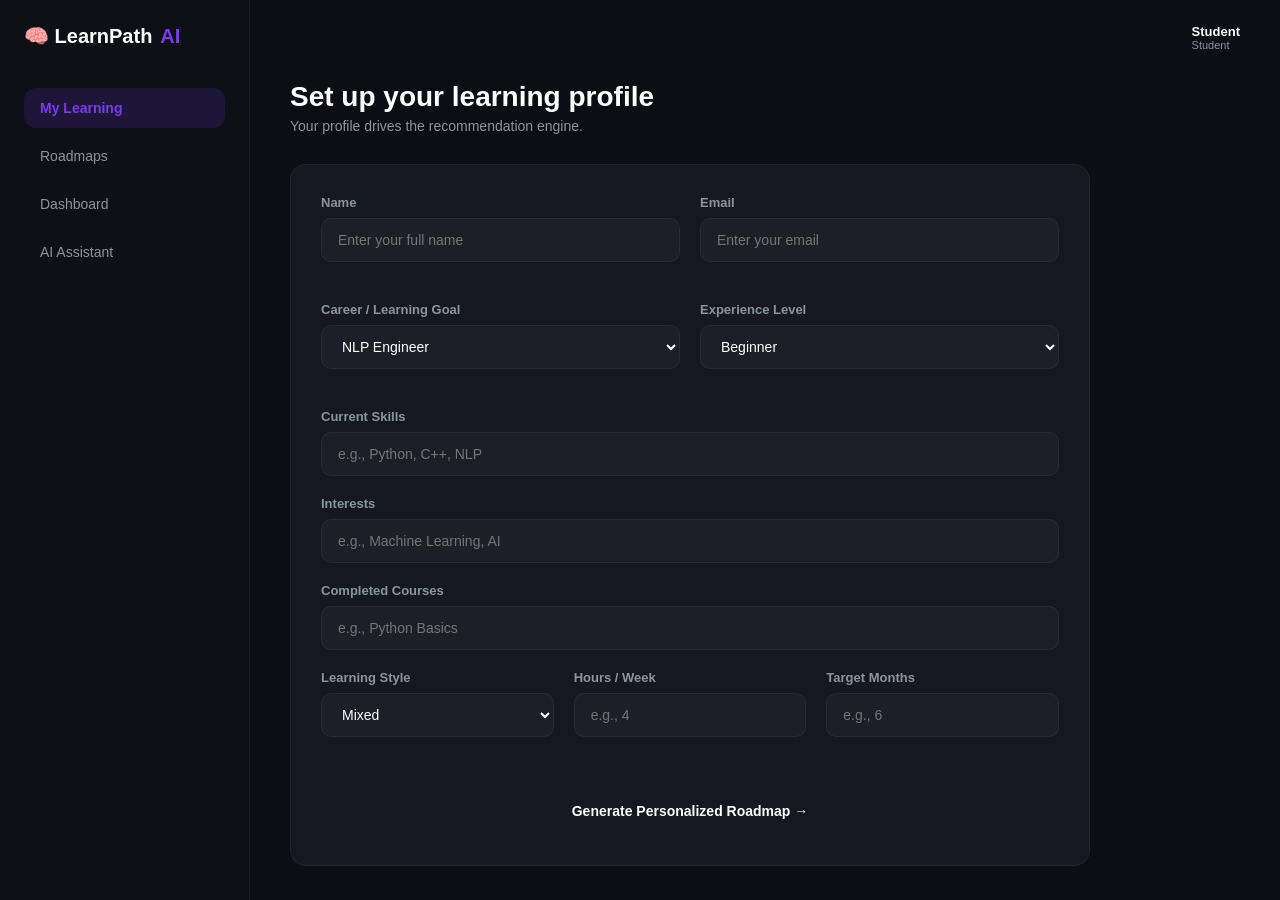
<file: Frontend/index.html>
<!DOCTYPE html>
<html lang="en">

<head>
    <meta charset="UTF-8">
    <meta name="viewport" content="width=device-width, initial-scale=1.0">
    <title>LearnPath AI</title>

    <meta http-equiv="refresh" content="0; url=pages/profile.html">
</head>

<body>
</body>

</html>
</file>
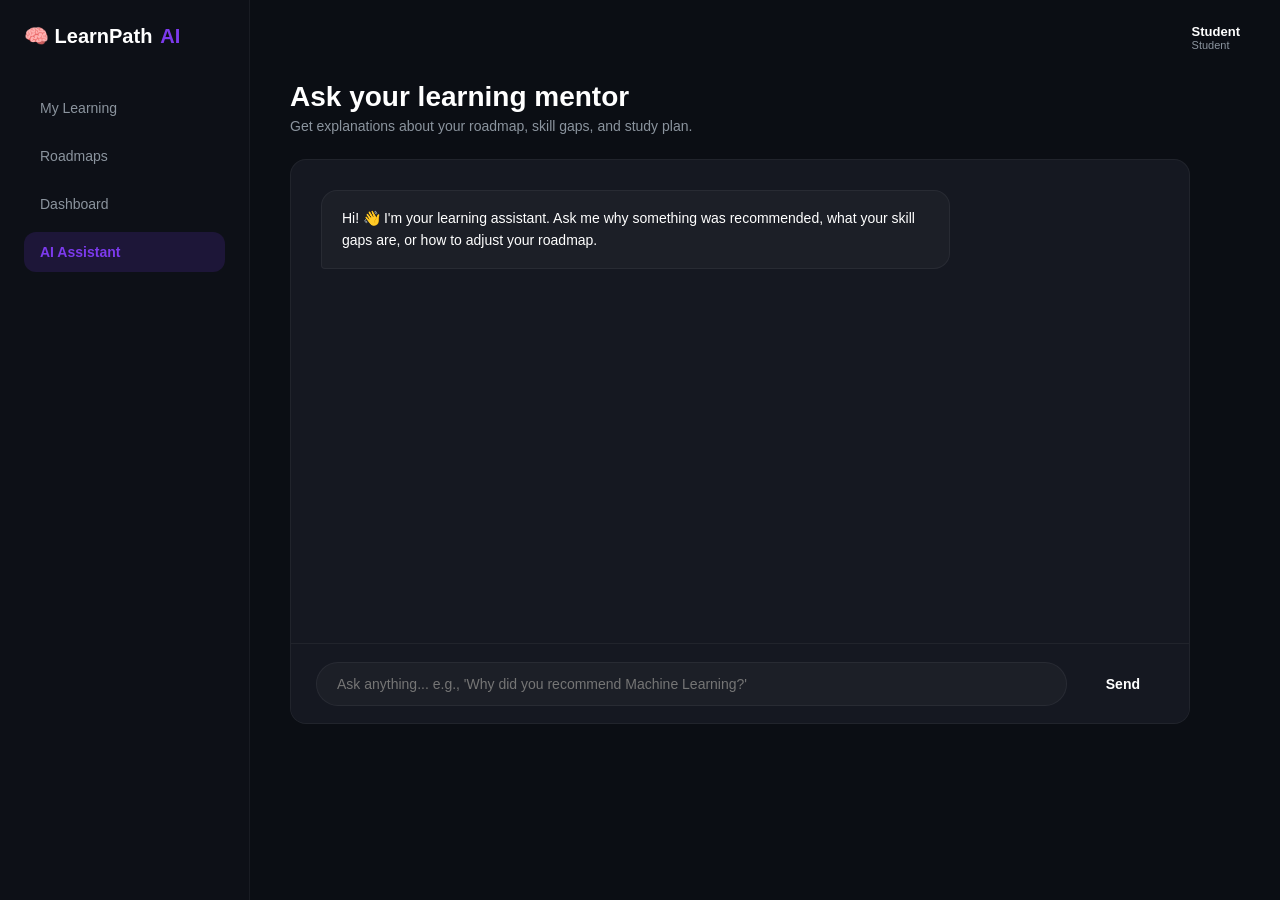
<file: Frontend/pages/assistant.html>
<!DOCTYPE html>
<html lang="en">
<head>
    <meta charset="UTF-8">
    <meta name="viewport" content="width=device-width, initial-scale=1.0">
    <title>LearnPath AI - Assistant</title>
    <link rel="stylesheet" href="../css/style.css">
    <link rel="stylesheet" href="../css/assistant.css">
</head>
<body>

<div class="app-container">
    <!-- SIDEBAR -->
    <aside class="sidebar">
        <div class="logo">🧠 LearnPath <span>AI</span></div>
        <nav class="side-nav">
            <a href="profile.html">My Learning</a>
            <a href="roadmap.html">Roadmaps</a>
            <a href="dashboard.html">Dashboard</a>
            <a href="assistant.html" class="active">AI Assistant</a>
        </nav>
    </aside>

    <!-- MAIN CONTENT -->
    <main class="main-content">
        <header class="top-bar" style="justify-content: flex-end;">
            <div class="user-profile">
                <div class="user-info">
                    <strong id="topNavName">Student</strong>
                    <span>Student</span>
                </div>
            </div>
        </header>

        <div class="assistant-header">
            <h1>Ask your learning mentor</h1>
            <p>Get explanations about your roadmap, skill gaps, and study plan.</p>
        </div>

        <section class="chat-box">
            <div class="messages" id="messages">
                <div class="message ai" id="aiWelcomeMessage">
                    Hi! 👋 I'm your learning assistant. Ask me why something was recommended, what your skill gaps are, or how to adjust your roadmap.
                </div>
            </div>

            <form id="chatForm">
                <input type="text" id="chatInput" placeholder="Ask anything... e.g., 'Why did you recommend Machine Learning?'" autocomplete="off">
                <button type="submit">Send</button>
            </form>
        </section>
    </main>
</div>

<script src="../js/assistant.js"></script>
<!-- Updated Session Script -->
<script>
    const savedProfile = JSON.parse(sessionStorage.getItem("learnPathProfile"));
    
    const topName = document.getElementById("topNavName");
    const aiWelcome = document.getElementById("aiWelcomeMessage");

    if (savedProfile && savedProfile.name) {
        const firstName = savedProfile.name.split(" ")[0];
        
        if (topName) topName.textContent = firstName;
        if (aiWelcome) aiWelcome.textContent = `Hi ${firstName}! 👋 I'm your learning assistant. Ask me why something was recommended, what your skill gaps are, or how to adjust your roadmap.`;
    } else {
        if (topName) topName.textContent = "Student";
        if (aiWelcome) aiWelcome.textContent = `Hi! 👋 I'm your learning assistant. Ask me why something was recommended, what your skill gaps are, or how to adjust your roadmap.`;
    }
</script>
</body>
</html>
</file>
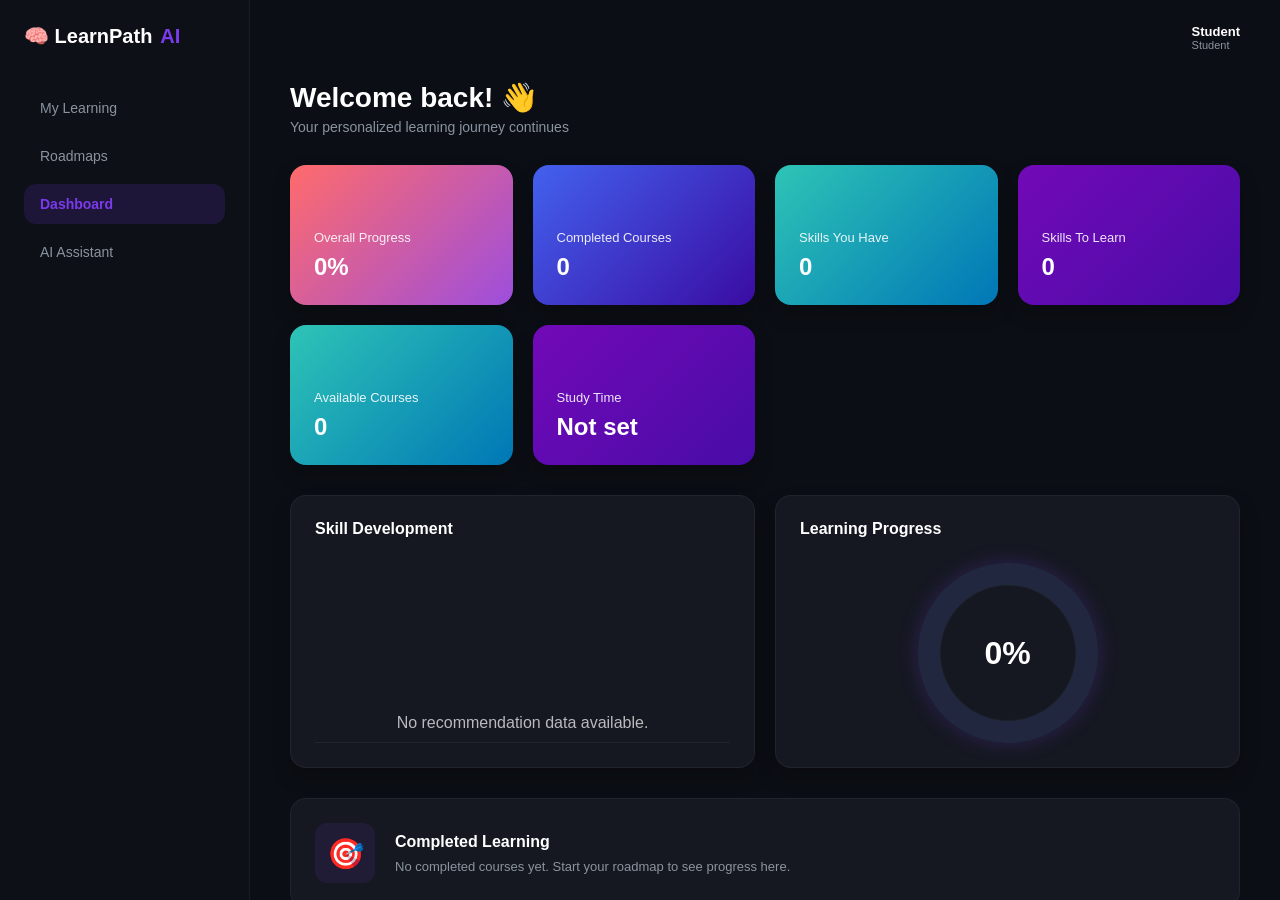
<file: Frontend/pages/dashboard.html>
<!DOCTYPE html>
<html lang="en">

<head>

    <meta charset="UTF-8">

    <meta
        name="viewport"
        content="width=device-width, initial-scale=1.0"
    >

    <title>
        LearnPath AI - Dashboard
    </title>


    <link
        rel="stylesheet"
        href="../css/style.css"
    >


    <link
        rel="stylesheet"
        href="../css/dashboard.css"
    >

</head>


<body>

<div class="app-container">


    <!-- =====================================================
         SIDEBAR
         ===================================================== -->

    <aside class="sidebar">

        <div class="logo">

            🧠 LearnPath
            <span>
                AI
            </span>

        </div>


        <nav class="side-nav">

            <a href="profile.html">
                My Learning
            </a>


            <a href="roadmap.html">
                Roadmaps
            </a>


            <a
                href="dashboard.html"
                class="active"
            >
                Dashboard
            </a>


            <a href="assistant.html">
                AI Assistant
            </a>

        </nav>

    </aside>


    <!-- =====================================================
         MAIN CONTENT
         ===================================================== -->

    <main class="main-content">


        <!-- =================================================
             TOP BAR
             ================================================= -->

        <header
            class="top-bar"
            style="
                justify-content:flex-end;
            "
        >

            <div class="user-profile">

                <div class="user-info">

                    <strong id="topNavName">
                        Student
                    </strong>


                    <span>
                        Student
                    </span>

                </div>

            </div>

        </header>


        <!-- =================================================
             DASHBOARD HEADER
             ================================================= -->

        <div class="dashboard-header">

            <h1 id="welcomeMessage">
                Welcome back! 👋
            </h1>


            <p>
                Your personalized learning journey continues
            </p>

        </div>


        <!-- =================================================
             DASHBOARD CARDS
             ================================================= -->

        <section class="gradient-cards">


            <!-- =================================================
                 OVERALL PROGRESS
                 ================================================= -->

            <div class="g-card red">

                <h3>
                    Overall Progress
                </h3>


                <strong id="progress">
                    0%
                </strong>

            </div>


            <!-- =================================================
                 COMPLETED COURSES
                 ================================================= -->

            <div class="g-card blue">

                <h3>
                    Completed Courses
                </h3>


                <strong id="completed">
                    0
                </strong>

            </div>


            <!-- =================================================
                 SKILLS YOU HAVE
                 ================================================= -->

            <div class="g-card teal">

                <h3>
                    Skills You Have
                </h3>


                <strong id="skillsHave">
                    0
                </strong>

            </div>


            <!-- =================================================
                 SKILLS TO LEARN
                 ================================================= -->

            <div class="g-card purple">

                <h3>
                    Skills To Learn
                </h3>


                <strong id="skillsToLearn">
                    0
                </strong>

            </div>


            <!-- =================================================
                 AVAILABLE COURSES
                 ================================================= -->

            <div class="g-card teal">

                <h3>
                    Available Courses
                </h3>


                <strong id="availableCourses">
                    0
                </strong>

            </div>


            <!-- =================================================
                 STUDY TIME
                 ================================================= -->

            <div class="g-card purple">

                <h3>
                    Study Time
                </h3>


                <strong id="studyTime">
                    Not set
                </strong>

            </div>


        </section>


        <!-- =================================================
             CHARTS SECTION
             ================================================= -->

        <section class="charts-section">


            <!-- =================================================
                 SKILL DEVELOPMENT
                 ================================================= -->

            <div class="chart-card">

                <h2>
                    Skill Development
                </h2>


                <div
                    class="bar-chart"
                    id="skillChart"
                >

                    <p
                        style="
                            opacity:0.7;
                        "
                    >
                        Loading skill development...
                    </p>

                </div>

            </div>


            <!-- =================================================
                 LEARNING PROGRESS
                 ================================================= -->

            <div class="chart-card">

                <h2>
                    Learning Progress
                </h2>


                <div
                    class="donut"
                    id="progressDonut"
                >

                    <div
                        class="donut-center"
                        id="donutPercentage"
                    >
                        0%
                    </div>

                </div>

            </div>


        </section>


        <!-- =================================================
             COMPLETED LEARNING
             ================================================= -->

        <section class="ai-recommendation">

            <div class="icon">
                🎯
            </div>


            <div class="info">

                <h3>
                    Completed Learning
                </h3>


                <p id="completedMessage">

                    No completed courses yet.
                    Start your roadmap to see
                    progress here.

                </p>

            </div>

        </section>


    </main>

</div>


<!-- =========================================================
     DASHBOARD JAVASCRIPT
     ========================================================= -->

<script src="../js/dashboard.js"></script>


</body>

</html>
</file>
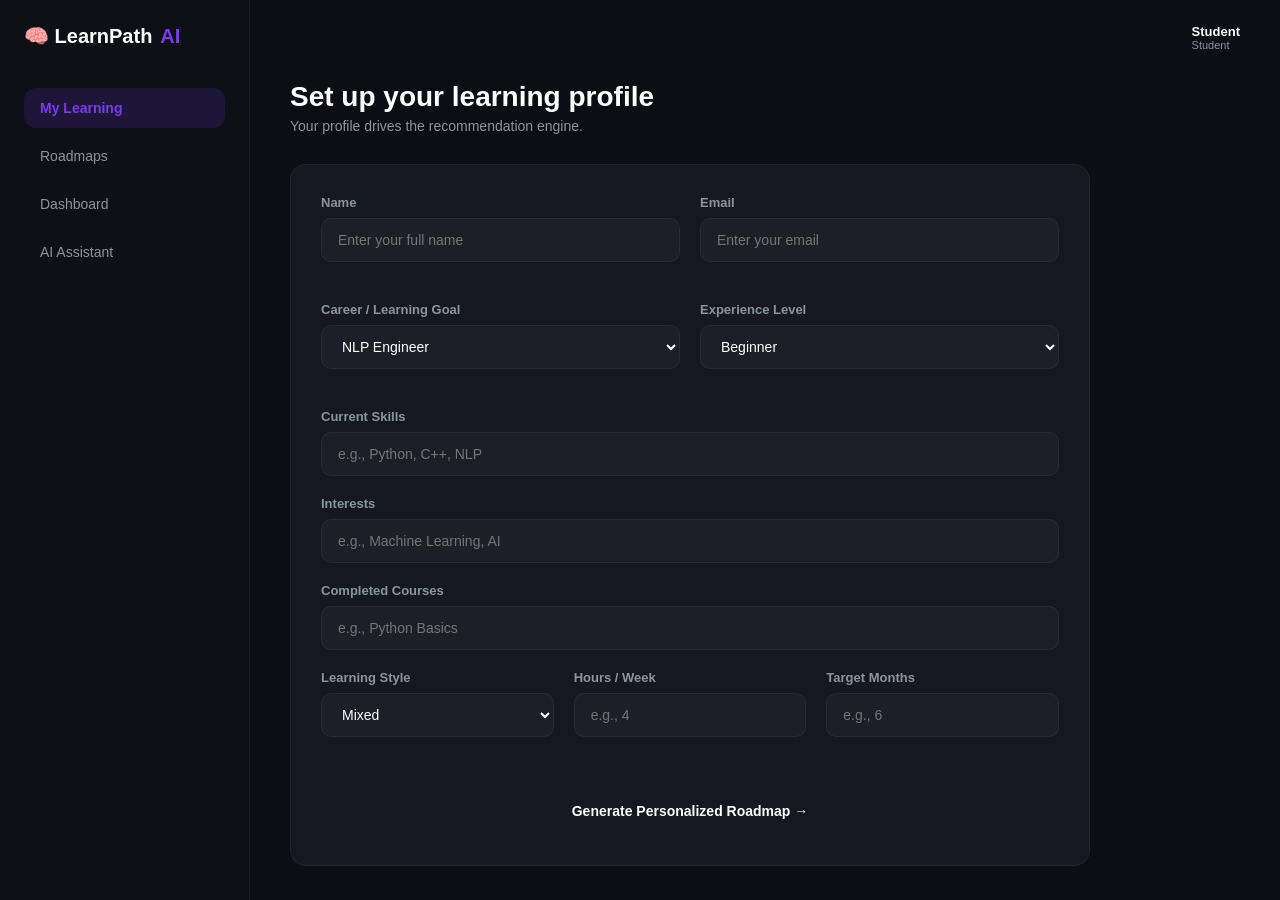
<file: Frontend/pages/profile.html>
<!DOCTYPE html>
<html lang="en">
<head>
    <meta charset="UTF-8">
    <meta name="viewport" content="width=device-width, initial-scale=1.0">
    <title>LearnPath AI - Profile</title>
    <link rel="stylesheet" href="../css/style.css">
    <link rel="stylesheet" href="../css/profile.css">
</head>
<body>

<div class="app-container">
    <!-- SIDEBAR -->
    <aside class="sidebar">
        <div class="logo">🧠 LearnPath <span>AI</span></div>
        <nav class="side-nav">
            <a href="profile.html" class="active">My Learning</a>
            <a href="roadmap.html">Roadmaps</a>
            <a href="dashboard.html">Dashboard</a>
            <a href="assistant.html">AI Assistant</a>
        </nav>
    </aside>

    <!-- MAIN CONTENT -->
    <main class="main-content">
        <header class="top-bar" style="justify-content: flex-end;">
            <div class="user-profile">
                <div class="user-info">
                    <strong id="topNavName">Student</strong>
                    <span>Student</span>
                </div>
            </div>
        </header>

        <div class="profile-header">
            <h1>Set up your learning profile</h1>
            <p>Your profile drives the recommendation engine.</p>
        </div>

        <section class="profile-card">
            <form id="profileForm">
                <div class="form-row">
                    <div class="form-group">
                        <label>Name</label>
                        <input type="text" id="name" placeholder="Enter your full name" required>
                    </div>
                    <div class="form-group">
                        <label>Email</label>
                        <input type="email" id="email" placeholder="Enter your email" required>
                    </div>
                </div>

                <div class="form-row">
                    <div class="form-group">
                        <label>Career / Learning Goal</label>
                        <select id="career">
                            <option>NLP Engineer</option>
                            <option>Machine Learning Engineer</option>
                            <option>Data Scientist</option>
                            <option>AI Engineer</option>
                        </select>
                    </div>
                    <div class="form-group">
                        <label>Experience Level</label>
                        <select id="experience">
                            <option>Beginner</option>
                            <option>Intermediate</option>
                            <option>Advanced</option>
                        </select>
                    </div>
                </div>

                <div class="form-group">
                    <label>Current Skills </label>
                    <input type="text" id="skills" placeholder="e.g., Python, C++, NLP">
                </div>

                <div class="form-group">
                    <label>Interests </label>
                    <input type="text" id="interests" placeholder="e.g., Machine Learning, AI">
                </div>

                <div class="form-group">
                    <label>Completed Courses </label>
                    <input type="text" id="completed" placeholder="e.g., Python Basics">
                </div>

                <div class="form-row three-columns">
                    <div class="form-group">
                        <label>Learning Style</label>
                        <select id="learningStyle">
                            <option>Mixed</option>
                            <option>Visual</option>
                            <option>Hands-on</option>
                        </select>
                    </div>
                    <div class="form-group">
                        <label>Hours / Week</label>
                        <input type="number" id="hours" placeholder="e.g., 4" min="1">
                    </div>
                    <div class="form-group">
                        <label>Target Months</label>
                        <input type="number" id="months" placeholder="e.g., 6" min="1">
                    </div>
                </div>

                <button type="submit" class="generate-btn">Generate Personalized Roadmap →</button>
            </form>
        </section>
    </main>
</div>

<script src="../js/profile.js"></script>
</body>
</html>
</file>
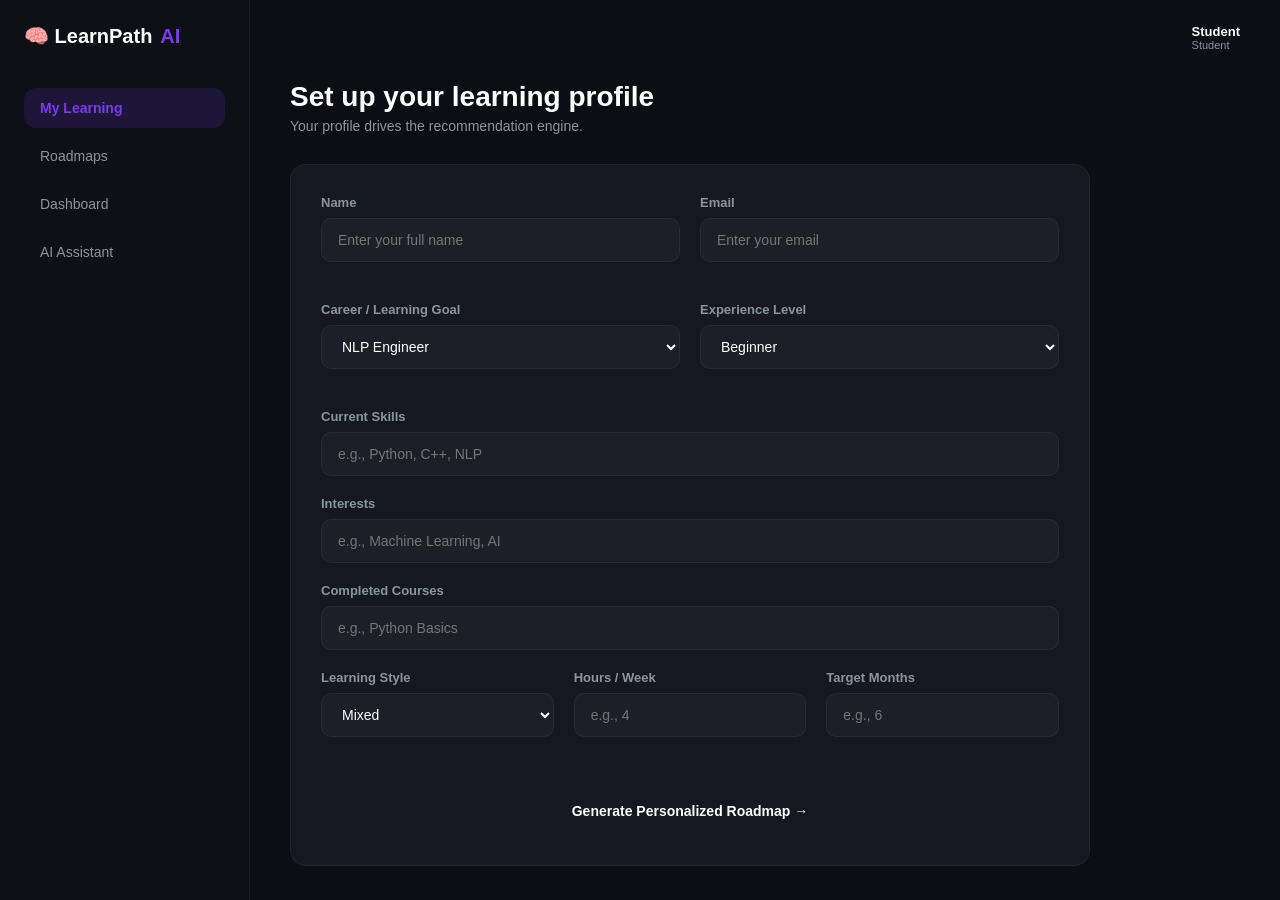
<file: Frontend/pages/roadmap.html>
<!DOCTYPE html>
<html lang="en">

<head>

    <meta charset="UTF-8">

    <meta
        name="viewport"
        content="width=device-width, initial-scale=1.0"
    >

    <title>
        LearnPath AI - Roadmap
    </title>

    <link
        rel="stylesheet"
        href="../css/style.css"
    >

    <link
        rel="stylesheet"
        href="../css/roadmap.css"
    >

    <!-- =====================================================
         ROADMAP SUMMARY CARD COLORS
         Only the first four roadmap boxes are changed.
         No layout or functionality is changed.
         ===================================================== -->

    <style>

        /* =====================================================
           FIRST BOX
           Goal Readiness
           Same pink → purple style as Dashboard
           ===================================================== */

        .summary-grid .summary-card:nth-child(1) {
            background: linear-gradient(
                135deg,
                #ff5f6d 0%,
                #c471ed 100%
            ) !important;

            border: none !important;
            color: #ffffff !important;
        }


        /* =====================================================
           SECOND BOX
           Skills You Have
           Blue → Indigo
           ===================================================== */

        .summary-grid .summary-card:nth-child(2) {
            background: linear-gradient(
                135deg,
                #4361ee 0%,
                #3a0ca3 100%
            ) !important;

            border: none !important;
            color: #ffffff !important;
        }


        /* =====================================================
           THIRD BOX
           Skills To Learn
           Teal → Blue
           ===================================================== */

        .summary-grid .summary-card:nth-child(3) {
            background: linear-gradient(
                135deg,
                #2ec4b6 0%,
                #118ab2 100%
            ) !important;

            border: none !important;
            color: #ffffff !important;
        }


        /* =====================================================
           FOURTH BOX
           Recommended Steps
           Purple → Deep Purple
           ===================================================== */

        .summary-grid .summary-card:nth-child(4) {
            background: linear-gradient(
                135deg,
                #7209b7 0%,
                #3a0ca3 100%
            ) !important;

            border: none !important;
            color: #ffffff !important;
        }


        /* =====================================================
           KEEP TEXT WHITE INSIDE ALL FOUR COLORED BOXES
           ===================================================== */

        .summary-grid .summary-card:nth-child(1) p,
        .summary-grid .summary-card:nth-child(1) strong,

        .summary-grid .summary-card:nth-child(2) p,
        .summary-grid .summary-card:nth-child(2) strong,

        .summary-grid .summary-card:nth-child(3) p,
        .summary-grid .summary-card:nth-child(3) strong,

        .summary-grid .summary-card:nth-child(4) p,
        .summary-grid .summary-card:nth-child(4) strong {
            color: #ffffff !important;
        }

    </style>

</head>


<body>

<div class="app-container">


    <!-- =====================================================
         SIDEBAR
         ===================================================== -->

    <aside class="sidebar">

        <div class="logo">
            🧠 LearnPath <span>AI</span>
        </div>


        <nav class="side-nav">

            <a href="profile.html">
                My Learning
            </a>


            <a
                href="roadmap.html"
                class="active"
            >
                Roadmaps
            </a>


            <a href="dashboard.html">
                Dashboard
            </a>


            <a href="assistant.html">
                AI Assistant
            </a>

        </nav>

    </aside>


    <!-- =====================================================
         MAIN CONTENT
         ===================================================== -->

    <main class="main-content">


        <!-- =====================================================
             TOP BAR
             ===================================================== -->

        <header
            class="top-bar"
            style="justify-content: flex-end;"
        >

            <div class="user-profile">

                <div class="user-info">

                    <strong id="topNavName">
                        Student
                    </strong>

                    <span>
                        Student
                    </span>

                </div>

            </div>

        </header>


        <!-- =====================================================
             ROADMAP HEADER
             ===================================================== -->

        <div class="roadmap-header">

            <h1 id="roadmapTitle">
                Your Learning Journey
            </h1>


            <p id="roadmapSubtitle">
                Estimated timeline based on your profile
            </p>


            <p
                id="roadmapGoal"
                style="display:none;"
            ></p>

        </div>


        <!-- =====================================================
             SUMMARY CARDS
             ===================================================== -->

        <section
            class="summary-grid"
        >


            <!-- =================================================
                 1. GOAL READINESS
                 ================================================= -->

            <div class="summary-card">

                <p>
                    Goal Readiness
                </p>


                <strong
                    id="readinessPercentage"
                >
                    0%
                </strong>

            </div>


            <!-- =================================================
                 2. SKILLS YOU HAVE
                 ================================================= -->

            <div class="summary-card">

                <p>
                    Skills You Have
                </p>


                <strong
                    id="skillsHave"
                >
                    0
                </strong>

            </div>


            <!-- =================================================
                 3. SKILLS TO LEARN
                 ================================================= -->

            <div class="summary-card">

                <p>
                    Skills To Learn
                </p>


                <strong
                    id="skillsToLearn"
                >
                    0
                </strong>

            </div>


            <!-- =================================================
                 4. RECOMMENDED STEPS
                 ================================================= -->

            <div class="summary-card">

                <p>
                    Recommended Steps
                </p>


                <strong
                    id="recommendedSteps"
                >
                    0
                </strong>

            </div>

        </section>


        <!-- =====================================================
             SKILL MAP
             ===================================================== -->

        <section
            class="skill-gap"
        >

            <h2>
                Skill Map
            </h2>


            <div
                class="skill-tags"
                id="skillTags"
            ></div>

        </section>


        <!-- =====================================================
             ROADMAP
             ===================================================== -->

        <section
            id="roadmapContainer"
        ></section>


        <!-- =====================================================
             TOP AI RECOMMENDATIONS
             ===================================================== -->

        <section
            class="recommendations"
        >

            <h2>
                Top AI Recommendations
            </h2>


            <div
                class="recommendation-grid"
                id="recommendationContainer"
            ></div>

        </section>

    </main>

</div>


<!-- =====================================================
     ROADMAP JAVASCRIPT
     ===================================================== -->

<script src="../js/roadmap.js"></script>


</body>

</html>
</file>
<file: Frontend/css/style.css>
:root {
    --bg-main: #0B0E14;
    --bg-card: #151821;
    --bg-sidebar: #0D1017;
    --text-primary: #FFFFFF;
    --text-secondary: #8B949E;
    --accent-purple: #7C3AED;
    --accent-blue: #3B82F6;
    --border-color: rgba(255, 255, 255, 0.05);
    
    /* Vibrant Gradient Cards */
    --grad-red: linear-gradient(135deg, #FF6B6B, #9D4EDD);
    --grad-blue: linear-gradient(135deg, #4361EE, #3A0CA3);
    --grad-teal: linear-gradient(135deg, #2EC4B6, #0077B6);
    --grad-purple: linear-gradient(135deg, #7209B7, #480CA8);
}

* { margin: 0; padding: 0; box-sizing: border-box; }

body {
    font-family: -apple-system, BlinkMacSystemFont, "Segoe UI", Roboto, sans-serif;
    background: var(--bg-main);
    color: var(--text-primary);
    min-height: 100vh;
    overflow: hidden;
}

/* ================= APP LAYOUT ================= */
.app-container {
    display: flex;
    height: 100vh;
}

/* ================= SIDEBAR ================= */
.sidebar {
    width: 250px;
    background: var(--bg-sidebar);
    border-right: 1px solid var(--border-color);
    padding: 24px;
    display: flex;
    flex-direction: column;
}

.logo {
    font-size: 20px;
    font-weight: 700;
    margin-bottom: 40px;
    display: flex;
    align-items: center;
    gap: 8px;
}

.logo span { color: var(--accent-purple); }

.side-nav {
    display: flex;
    flex-direction: column;
    gap: 8px;
    flex: 1;
}

.side-nav a {
    color: var(--text-secondary);
    text-decoration: none;
    font-size: 14px;
    padding: 12px 16px;
    border-radius: 12px;
    transition: 0.2s;
    display: flex;
    align-items: center;
    gap: 12px;
}

.side-nav a:hover {
    background: rgba(255, 255, 255, 0.03);
    color: var(--text-primary);
}

.side-nav a.active {
    background: rgba(124, 58, 237, 0.15);
    color: var(--accent-purple);
    font-weight: 600;
}

/* ================= MAIN CONTENT & TOPBAR ================= */
.main-content {
    flex: 1;
    overflow-y: auto;
    padding: 24px 40px;
}

.top-bar {
    display: flex;
    justify-content: flex-end;
    align-items: center;
    margin-bottom: 30px;
}

.user-profile {
    display: flex;
    align-items: center;
    gap: 12px;
}

.user-info {
    display: flex;
    flex-direction: column;
}

.user-info strong { font-size: 13px; }
.user-info span { font-size: 11px; color: var(--text-secondary); }
</file>
<file: Frontend/css/assistant.css>
.assistant-header { margin-bottom: 25px; }
.assistant-header h1 { font-size: 28px; margin-bottom: 5px; }
.assistant-header p { color: var(--text-secondary); font-size: 14px; }

.chat-box {
    height: 565px;
    background: var(--bg-card);
    border: 1px solid var(--border-color);
    border-radius: 16px;
    display: flex;
    flex-direction: column;
    overflow: hidden;
    max-width: 900px;
}

.messages {
    flex: 1;
    padding: 30px;
    overflow-y: auto;
    display: flex;
    flex-direction: column;
    gap: 20px;
}

.message {
    max-width: 75%;
    padding: 16px 20px;
    border-radius: 16px;
    font-size: 14px;
    line-height: 1.6;
}

.message.ai {
    background: rgba(255, 255, 255, 0.03);
    border: 1px solid var(--border-color);
    color: white;
    align-self: flex-start;
    border-bottom-left-radius: 4px;
}

.message.user {
    background: var(--accent-gradient);
    color: white;
    align-self: flex-end;
    border-bottom-right-radius: 4px;
    box-shadow: 0 4px 15px rgba(124, 58, 237, 0.2);
}

#chatForm {
    height: 80px;
    border-top: 1px solid var(--border-color);
    background: var(--bg-card);
    display: flex;
    align-items: center;
    gap: 15px;
    padding: 0 25px;
}

#chatInput {
    flex: 1;
    height: 44px;
    padding: 0 20px;
    border: 1px solid var(--border-color);
    border-radius: 22px;
    background: rgba(255, 255, 255, 0.03);
    color: white;
    font-size: 14px;
    outline: none;
    transition: 0.2s;
}

#chatInput:focus {
    border-color: var(--accent-purple);
    background: rgba(124, 58, 237, 0.05);
}

#chatForm button {
    height: 44px;
    padding: 0 24px;
    border: none;
    border-radius: 22px;
    background: var(--accent-gradient);
    color: white;
    font-weight: 600;
    font-size: 14px;
    cursor: pointer;
    transition: 0.2s;
}

#chatForm button:hover { box-shadow: 0 4px 15px rgba(124, 58, 237, 0.4); }

/* =========================================================
   AI RESPONSE FORMATTING
   ========================================================= */

.message.ai {
    line-height: 1.6;
}


/* Headings */

.message.ai h1,
.message.ai h2,
.message.ai h3 {
    margin-top: 12px;
    margin-bottom: 8px;
}


.message.ai h1 {
    font-size: 1.4rem;
}


.message.ai h2 {
    font-size: 1.2rem;
}


.message.ai h3 {
    font-size: 1.05rem;
}


/* Lists */

.message.ai ul {
    margin: 8px 0 12px 20px;
    padding-left: 18px;
}


.message.ai li {
    margin-bottom: 5px;
}


/* Horizontal line */

.message.ai hr {
    border: none;
    border-top: 1px solid rgba(255, 255, 255, 0.2);
    margin: 12px 0;
}


/* Inline code */

.message.ai code {
    padding: 2px 5px;
    border-radius: 4px;
    background: rgba(0, 0, 0, 0.25);
    font-family: monospace;
}


/* Code blocks */

.message.ai .ai-code {
    margin: 10px 0;
    padding: 12px;
    overflow-x: auto;
    border-radius: 8px;
    background: rgba(0, 0, 0, 0.35);
}


.message.ai .ai-code code {
    background: none;
    padding: 0;
}


/* Tables */

.message.ai .ai-table-wrapper {
    width: 100%;
    overflow-x: auto;
    margin: 12px 0;
}


.message.ai table {
    width: 100%;
    border-collapse: collapse;
    font-size: 0.9rem;
}


.message.ai th,
.message.ai td {
    padding: 8px 10px;
    border: 1px solid rgba(255, 255, 255, 0.2);
    text-align: left;
    vertical-align: top;
}


.message.ai th {
    font-weight: 600;
}
</file>
<file: Frontend/css/dashboard.css>
.dashboard-header {
    margin-bottom: 30px;
}

.dashboard-header h1 {
    font-size: 28px;
    font-weight: 700;
    margin-bottom: 5px;
}

.dashboard-header p {
    color: var(--text-secondary);
    font-size: 14px;
}

/* ================= GRADIENT CARDS ================= */
.gradient-cards {
    display: grid;
    grid-template-columns: repeat(4, 1fr);
    gap: 20px;
    margin-bottom: 30px;
}

.g-card {
    padding: 24px;
    border-radius: 16px;
    display: flex;
    flex-direction: column;
    justify-content: flex-end;
    min-height: 140px;
    box-shadow: 0 10px 20px rgba(0,0,0,0.2);
}

.g-card h3 {
    font-size: 13px;
    font-weight: 500;
    margin-bottom: 8px;
    opacity: 0.9;
}

.g-card strong {
    font-size: 24px;
    font-weight: 700;
}

.g-card.red { background: var(--grad-red); }
.g-card.blue { background: var(--grad-blue); }
.g-card.teal { background: var(--grad-teal); }
.g-card.purple { background: var(--grad-purple); }


/* ================= CHARTS SECTION ================= */
.charts-section {
    display: grid;
    grid-template-columns: 1fr 1fr;
    gap: 20px;
    margin-bottom: 30px;
}

.chart-card {
    background: var(--bg-card);
    border: 1px solid var(--border-color);
    border-radius: 16px;
    padding: 24px;
    box-shadow: 0 10px 20px rgba(0, 0, 0, 0.2);
}

.chart-card h2 {
    font-size: 16px;
    font-weight: 600;
    margin-bottom: 25px;
    color: var(--text-primary);
}

/* BAR CHART */
.bar-chart {
    height: 180px;
    display: flex;
    justify-content: space-around;
    align-items: flex-end;
    border-bottom: 1px solid var(--border-color);
    padding-bottom: 10px;
}

.bar-chart div {
    display: flex;
    flex-direction: column;
    align-items: center;
    justify-content: flex-end;
    height: 100%;
}

.bar-chart span {
    width: 36px;
    background: var(--grad-blue);
    border-radius: 6px 6px 0 0;
    box-shadow: 0 -4px 15px rgba(67, 97, 238, 0.4);
    transition: height 0.5s ease;
}

.bar-chart label {
    color: var(--text-secondary);
    font-size: 12px;
    margin-top: 12px;
}

/* DONUT CHART */
.donut {
    width: 180px;
    height: 180px;
    border-radius: 50%;
    margin: 0 auto;
    background: conic-gradient(var(--accent-purple) 0% 33%, var(--bg-main) 33% 100%);
    display: flex;
    align-items: center;
    justify-content: center;
    box-shadow: 0 0 20px rgba(124, 58, 237, 0.25);
    position: relative;
}

.donut-center {
    width: 136px;
    height: 136px;
    border-radius: 50%;
    background: var(--bg-card);
    display: flex;
    align-items: center;
    justify-content: center;
    font-size: 32px;
    font-weight: 700;
    color: var(--text-primary);
    border: 1px solid rgba(255, 255, 255, 0.03);
}


/* ================= COMPLETED LEARNING SECTION ================= */
.ai-recommendation {
    background: var(--bg-card);
    border: 1px solid var(--border-color);
    border-radius: 16px;
    padding: 24px;
    display: flex;
    align-items: center;
    gap: 20px;
}

.ai-recommendation .icon {
    width: 60px;
    height: 60px;
    background: rgba(124, 58, 237, 0.1);
    color: var(--accent-purple);
    border-radius: 12px;
    display: flex;
    align-items: center;
    justify-content: center;
    font-size: 30px;
}

.ai-recommendation h3 {
    font-size: 16px;
    margin-bottom: 8px;
}

.ai-recommendation p {
    font-size: 13px;
    color: var(--text-secondary);
}

/* RESPONSIVE */
@media(max-width: 800px) {
    .gradient-cards, .charts-section {
        grid-template-columns: 1fr 1fr;
    }
}

@media(max-width: 500px) {
    .gradient-cards, .charts-section {
        grid-template-columns: 1fr;
    }
}
</file>
<file: Frontend/css/profile.css>
.profile-header { margin-bottom: 30px; }
.profile-header h1 { font-size: 28px; margin-bottom: 5px; }
.profile-header p { color: var(--text-secondary); font-size: 14px; }

.profile-card {
    background: var(--bg-card);
    border: 1px solid var(--border-color);
    border-radius: 16px;
    padding: 30px;
    max-width: 800px;
}

.form-row {
    display: grid;
    grid-template-columns: 1fr 1fr;
    gap: 20px;
    margin-bottom: 20px;
}

.three-columns { grid-template-columns: 1fr 1fr 1fr; }

.form-group {
    display: flex;
    flex-direction: column;
    gap: 8px;
    margin-bottom: 20px;
}

.form-group label {
    font-size: 13px;
    font-weight: 600;
    color: var(--text-secondary);
}

.form-group label span { font-size: 11px; opacity: 0.7; font-weight: normal; }

.form-group input, .form-group select {
    height: 44px;
    padding: 0 16px;
    border-radius: 10px;
    border: 1px solid var(--border-color);
    background: rgba(255, 255, 255, 0.03);
    color: white;
    font-size: 14px;
    outline: none;
    transition: 0.2s;
}

/* Forces dropdown background and text to stay dark */
.form-group select {
    background-color: rgba(255, 255, 255, 0.03) !important;
    color: white !important;
}

.form-group select option {
    background-color: #151821 !important;
    color: white !important;
}

.form-group input:focus, .form-group select:focus {
    border-color: var(--accent-purple);
    background: rgba(124, 58, 237, 0.05);
    box-shadow: 0 0 0 2px rgba(124, 58, 237, 0.2);
}

.generate-btn {
    width: 100%;
    height: 48px;
    margin-top: 10px;
    border: none;
    border-radius: 10px;
    background: var(--accent-gradient);
    color: white;
    font-size: 14px;
    font-weight: 700;
    cursor: pointer;
    transition: 0.2s;
}

.generate-btn:hover { box-shadow: 0 4px 15px rgba(124, 58, 237, 0.4); transform: translateY(-1px); }
</file>
<file: Frontend/css/roadmap.css>
/* =========================================================
   ROADMAP PAGE
   ========================================================= */

.roadmap-header {
    margin-bottom: 30px;
}

.roadmap-header h1 {
    font-size: 28px;
    font-weight: 700;
    margin-bottom: 5px;
}

.roadmap-header p {
    color: var(--text-secondary);
    font-size: 14px;
}


/* =========================================================
   SUMMARY GRID
   ========================================================= */

.summary-grid {
    display: grid;
    grid-template-columns: repeat(4, 1fr);
    gap: 20px;
    margin-bottom: 30px;
}

.summary-card {
    background: var(--bg-card);
    border: 1px solid var(--border-color);
    border-radius: 16px;
    padding: 20px;
    display: flex;
    flex-direction: column;
    gap: 8px;
}

.summary-card p {
    font-size: 13px;
    color: var(--text-secondary);
}

.summary-card strong {
    font-size: 24px;
    font-weight: 700;
}


/* =========================================================
   SKILL MAP
   ========================================================= */

.skill-gap {
    background: var(--bg-card);
    border: 1px solid var(--border-color);
    border-radius: 16px;
    padding: 24px;
    margin-bottom: 30px;
}

.skill-gap h2 {
    font-size: 16px;
    margin-bottom: 15px;
}

.skill-tags {
    display: flex;
    flex-wrap: wrap;
    gap: 10px;
}

.skill-have {
    background: rgba(46, 196, 182, 0.1);
    color: #2EC4B6;
    padding: 6px 12px;
    border-radius: 8px;
    font-size: 13px;
    font-weight: 500;
}

.skill-needed {
    background: rgba(124, 58, 237, 0.1);
    color: #A78BFA;
    padding: 6px 12px;
    border-radius: 8px;
    font-size: 13px;
    font-weight: 500;
}


/* =========================================================
   ROADMAP CONTAINER & STEPS
   ========================================================= */

#roadmapContainer {
    display: flex;
    flex-direction: column;
    gap: 20px;
    margin-bottom: 40px;
}

.roadmap-step {
    display: flex;
    gap: 20px;
    align-items: flex-start;
}

.step-number {
    width: 40px;
    height: 40px;
    background: var(--accent-purple);
    color: white;
    border-radius: 50%;
    display: flex;
    align-items: center;
    justify-content: center;
    font-weight: 700;
    font-size: 16px;
    flex-shrink: 0;
    margin-top: 10px;
    box-shadow: 0 4px 15px rgba(124, 58, 237, 0.4);
}

.course-card {
    flex: 1;
    background: var(--bg-card);
    border: 1px solid var(--border-color);
    border-radius: 16px;
    padding: 24px;
    box-shadow: 0 10px 20px rgba(0, 0, 0, 0.2);
}

.course-top {
    display: flex;
    justify-content: space-between;
    margin-bottom: 12px;
}

.course-top .level {
    background: rgba(59, 130, 246, 0.15);
    color: #60A5FA;
    padding: 4px 10px;
    border-radius: 6px;
    font-size: 12px;
    font-weight: 600;
}

.course-top .hours {
    color: var(--text-secondary);
    font-size: 13px;
}

.course-card h3 {
    font-size: 18px;
    margin-bottom: 15px;
}

.course-info {
    display: flex;
    flex-direction: column;
    gap: 10px;
    margin-bottom: 20px;
    font-size: 14px;
    color: var(--text-secondary);
}

.course-info strong {
    color: var(--text-primary);
}

.course-project {
    background: rgba(255, 255, 255, 0.02);
    border: 1px dashed var(--border-color);
    padding: 12px 16px;
    border-radius: 10px;
    font-size: 13px;
    margin-bottom: 20px;
    color: #E2E8F0;
}

.course-buttons {
    display: flex;
    gap: 12px;
}

.course-buttons button {
    padding: 10px 18px;
    border-radius: 8px;
    border: none;
    font-size: 13px;
    font-weight: 600;
    cursor: pointer;
    transition: 0.2s;
}

.course-buttons button:first-child {
    background: var(--accent-purple);
    color: white;
}

.course-buttons button:first-child:hover {
    background: #6D28D9;
}

.course-buttons button:last-child {
    background: rgba(255, 255, 255, 0.05);
    color: var(--text-primary);
    border: 1px solid var(--border-color);
}

.course-buttons button:last-child:hover {
    background: rgba(255, 255, 255, 0.1);
}


/* =========================================================
   RECOMMENDATIONS GRID
   ========================================================= */

.recommendations h2 {
    font-size: 18px;
    margin-bottom: 20px;
}

.recommendation-grid {
    display: grid;
    grid-template-columns: repeat(3, 1fr);
    gap: 20px;
}

.recommendation-card {
    background: var(--bg-card);
    border: 1px solid var(--border-color);
    border-radius: 16px;
    padding: 20px;
    display: flex;
    flex-direction: column;
    gap: 10px;
}

.recommendation-card h3 {
    font-size: 15px;
}

.recommendation-card p {
    font-size: 13px;
    color: var(--text-secondary);
}


/* =========================================================
   RESPONSIVE
   ========================================================= */

@media (max-width: 900px) {
    .summary-grid {
        grid-template-columns: 1fr 1fr;
    }

    .recommendation-grid {
        grid-template-columns: 1fr;
    }
}


/* =========================================================
   ASSESSMENT
   IMPORTANT:
   The COMPLETE assessment box uses the indigo gradient.
   There is NO white inner assessment box.
   ========================================================= */

/* Main assessment containers */
.assessment-container,
.assessment-box,
.assessment-content {
    background: linear-gradient(
        135deg,
        #4A63F3 0%,
        #4635D4 50%,
        #4A0DB8 100%
    ) !important;

    color: #FFFFFF !important;
    border: none !important;
    box-shadow: none !important;
}


/* Remove any white background from nested assessment elements */
.assessment-container *,
.assessment-box *,
.assessment-content * {
    color: #FFFFFF !important;
}


/* Keep nested question/option areas transparent */
.assessment-container .question,
.assessment-container .assessment-question,
.assessment-container .options,
.assessment-container .assessment-options,
.assessment-container .option,
.assessment-container .assessment-option,

.assessment-box .question,
.assessment-box .assessment-question,
.assessment-box .options,
.assessment-box .assessment-options,
.assessment-box .option,
.assessment-box .assessment-option,

.assessment-content .question,
.assessment-content .assessment-question,
.assessment-content .options,
.assessment-content .assessment-options,
.assessment-content .option,
.assessment-content .assessment-option {
    background: transparent !important;
    color: #FFFFFF !important;
    border: none !important;
}


/* Assessment question text */
.assessment-container h3,
.assessment-container h4,
.assessment-container p,
.assessment-container .question,
.assessment-container .assessment-question,

.assessment-box h3,
.assessment-box h4,
.assessment-box p,
.assessment-box .question,
.assessment-box .assessment-question,

.assessment-content h3,
.assessment-content h4,
.assessment-content p,
.assessment-content .question,
.assessment-content .assessment-question {
    color: #FFFFFF !important;
    background: transparent !important;
}


/* =========================================================
   ASSESSMENT OPTIONS
   ========================================================= */

.assessment-container label,
.assessment-container .option,
.assessment-container .assessment-option,

.assessment-box label,
.assessment-box .option,
.assessment-box .assessment-option,

.assessment-content label,
.assessment-content .option,
.assessment-content .assessment-option {
    display: flex;
    align-items: center;
    gap: 10px;

    padding: 8px 12px;
    margin: 4px 0;

    background: transparent !important;
    color: #FFFFFF !important;

    border: none !important;
    border-radius: 6px;

    cursor: pointer;
}


/* Option text */
.assessment-container label span,
.assessment-container .option span,
.assessment-container .assessment-option span,

.assessment-box label span,
.assessment-box .option span,
.assessment-box .assessment-option span,

.assessment-content label span,
.assessment-content .option span,
.assessment-content .assessment-option span {
    color: #FFFFFF !important;
    background: transparent !important;
}


/* Hover effect without changing the gradient */
.assessment-container label:hover,
.assessment-box label:hover,
.assessment-content label:hover {
    background: rgba(255, 255, 255, 0.08) !important;
    border-radius: 6px;
}


/* =========================================================
   RADIO BUTTONS
   ========================================================= */

.assessment-container input[type="radio"],
.assessment-box input[type="radio"],
.assessment-content input[type="radio"] {
    accent-color: #FFFFFF;
    cursor: pointer;
}


/* =========================================================
   ASSESSMENT SCORE
   ========================================================= */

.assessment-container .assessment-score,
.assessment-box .assessment-score,
.assessment-content .assessment-score,

.assessment-container .score,
.assessment-box .score,
.assessment-content .score {
    color: #FFFFFF !important;
    background: transparent !important;
}


/* =========================================================
   SUBMIT ASSESSMENT BUTTON
   Same visual color family as the assessment gradient.
   White text.
   ========================================================= */

.assessment-container button,
.assessment-box button,
.assessment-content button {
    margin-top: 12px;

    padding: 10px 18px;

    border-radius: 8px;

    border: 1px solid rgba(255, 255, 255, 0.25);

    background: linear-gradient(
        135deg,
        #4A63F3 0%,
        #4635D4 50%,
        #4A0DB8 100%
    ) !important;

    color: #FFFFFF !important;

    font-size: 13px;
    font-weight: 600;

    cursor: pointer;

    transition: 0.2s ease;
}


/* Submit button hover */
.assessment-container button:hover,
.assessment-box button:hover,
.assessment-content button:hover {
    background: linear-gradient(
        135deg,
        #566EF5 0%,
        #513FE0 50%,
        #5515C5 100%
    ) !important;

    color: #FFFFFF !important;
}


/* =========================================================
   FORCE ASSESSMENT BACKGROUND
   Prevents any existing generic CSS from creating
   the white rectangle visible inside the gradient.
   ========================================================= */

.assessment-container,
.assessment-box,
.assessment-content {
    background-color: transparent !important;
}

.assessment-container {
    background: linear-gradient(
        135deg,
        #4A63F3 0%,
        #4635D4 50%,
        #4A0DB8 100%
    ) !important;
}


/* Any direct child that is acting as the white question box */
.assessment-container > div,
.assessment-box > div,
.assessment-content > div {
    background-color: transparent !important;
    color: #FFFFFF !important;
}


/* Inputs other than radio should not introduce a white box */
.assessment-container input:not([type="radio"]),
.assessment-box input:not([type="radio"]),
.assessment-content input:not([type="radio"]) {
    background: transparent !important;
    color: #FFFFFF !important;
}


/* =========================================================
   FINAL ASSESSMENT TEXT OVERRIDE
   ========================================================= */

.assessment-container,
.assessment-container h1,
.assessment-container h2,
.assessment-container h3,
.assessment-container h4,
.assessment-container h5,
.assessment-container h6,
.assessment-container p,
.assessment-container span,
.assessment-container label,
.assessment-container li,

.assessment-box,
.assessment-box h1,
.assessment-box h2,
.assessment-box h3,
.assessment-box h4,
.assessment-box h5,
.assessment-box h6,
.assessment-box p,
.assessment-box span,
.assessment-box label,
.assessment-box li,

.assessment-content,
.assessment-content h1,
.assessment-content h2,
.assessment-content h3,
.assessment-content h4,
.assessment-content h5,
.assessment-content h6,
.assessment-content p,
.assessment-content span,
.assessment-content label,
.assessment-content li {
    color: #FFFFFF !important;
}
</file>
